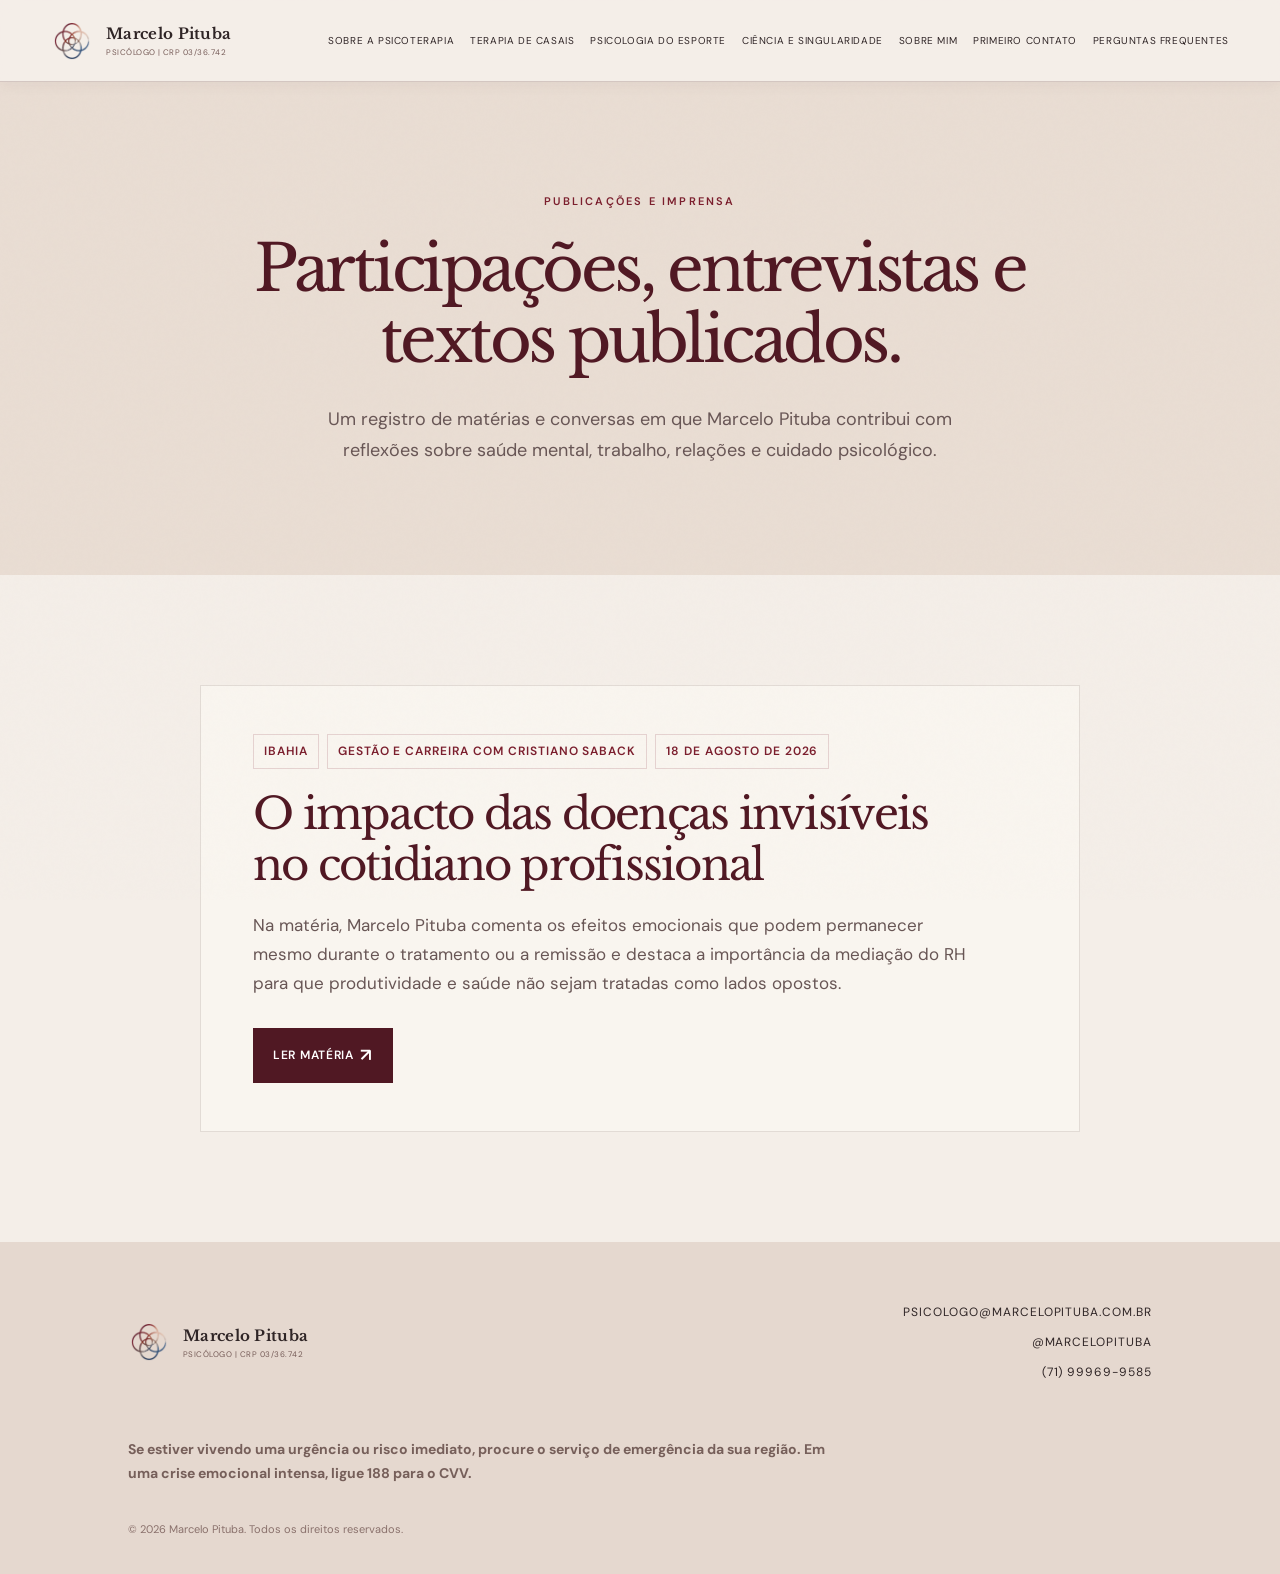
<file: publicacoes.html>
<!doctype html>
<html lang="pt-BR">
<head>
  <meta charset="utf-8">
  <meta name="viewport" content="width=device-width, initial-scale=1">
  <meta name="theme-color" content="#f4eee8">
  <meta name="author" content="Marcelo Pituba">
  <meta name="description" content="Publicações, entrevistas e participações de Marcelo Pituba na imprensa e em veículos especializados.">
  <meta property="og:type" content="website">
  <meta property="og:title" content="Publicações | Marcelo Pituba">
  <meta property="og:description" content="Publicações, entrevistas e participações de Marcelo Pituba na imprensa.">
  <meta property="og:image" content="https://marcelo-pituba-site.vercel.app/assets/og-image.jpg">
  <meta property="og:image:width" content="1200">
  <meta property="og:image:height" content="630">
  <meta property="og:url" content="https://marcelo-pituba-site.vercel.app/publicacoes.html">
  <meta property="og:locale" content="pt_BR">
  <meta name="twitter:card" content="summary_large_image">
  <link rel="canonical" href="https://marcelo-pituba-site.vercel.app/publicacoes.html">
  <title>Publicações | Marcelo Pituba</title>
  <link rel="icon" href="assets/logo-marcelo-transparente.png" type="image/png">
  <link rel="apple-touch-icon" href="assets/apple-touch-icon.png">
  <link rel="preconnect" href="https://fonts.googleapis.com">
  <link rel="preconnect" href="https://fonts.gstatic.com" crossorigin>
  <link href="https://fonts.googleapis.com/css2?family=DM+Sans:wght@400;500;600&family=Libre+Baskerville:wght@400;700&display=swap" rel="stylesheet">
  <link rel="stylesheet" href="styles.css">
</head>
<body>
  <div class="grain" aria-hidden="true"></div>
  <header class="site-header" id="inicio">
    <a class="brand" href="index.html#inicio" aria-label="Marcelo Pituba, página inicial">
      <span class="brand-mark client-logo" aria-hidden="true"><img src="assets/logo-marcelo-transparente.png" width="2048" height="2048" alt=""></span>
      <span><strong>Marcelo Pituba</strong><small>Psicólogo | CRP 03/36.742</small></span>
    </a>
    <nav class="desktop-nav" aria-label="Navegação principal">
          <a href="index.html#psicoterapia">Sobre a psicoterapia</a>
                <a href="index.html#casais">Terapia de casais</a>
                <a href="index.html#esporte">Psicologia do Esporte</a>
                <a href="index.html#abordagem">Ciência e singularidade</a>
          <a href="index.html#sobre">Sobre mim</a>
          <a href="index.html#contato">Primeiro contato</a>
          <a href="index.html#duvidas">Perguntas frequentes</a>
        </nav>
    <button class="menu-toggle" aria-label="Abrir menu" aria-expanded="false">☰</button>
  </header>
  <div class="mobile-nav" aria-hidden="true">
    <a href="index.html#psicoterapia">Sobre a psicoterapia</a><a href="index.html#casais">Terapia de casais</a><a href="index.html#esporte">Psicologia do Esporte</a><a href="index.html#abordagem">Ciência e singularidade</a><a href="index.html#sobre">Sobre mim</a><a href="index.html#contato">Primeiro contato</a><a href="index.html#duvidas">Perguntas frequentes</a>
  </div>

  <main>
    <section class="publications-hero section-pad">
      <p class="eyebrow">Publicações e imprensa</p>
      <h1>Participações, entrevistas e textos publicados.</h1>
      <p>Um registro de matérias e conversas em que Marcelo Pituba contribui com reflexões sobre saúde mental, trabalho, relações e cuidado psicológico.</p>
    </section>

    <section class="publications-list section-pad">
      <article class="publication-card">
        <p class="publication-meta"><span>iBahia</span><span>Gestão e Carreira com Cristiano Saback</span><span>18 de agosto de 2026</span></p>
        <h2>O impacto das doenças invisíveis no cotidiano profissional</h2>
        <p>Na matéria, Marcelo Pituba comenta os efeitos emocionais que podem permanecer mesmo durante o tratamento ou a remissão e destaca a importância da mediação do RH para que produtividade e saúde não sejam tratadas como lados opostos.</p>
        <a class="button button-dark" href="https://www.ibahia.com/colunistas/gestao-e-carreira-com-cristiano-saback/o-impacto-das-doencas-invisiveis-no-cotidiano-profissional-389629" target="_blank" rel="noreferrer">Ler matéria <span>↗</span></a>
      </article>
    </section>
  </main>
  <a class="whatsapp-float" href="https://wa.me/5571999699585" target="_blank" rel="noreferrer" aria-label="Conversar com Marcelo Pituba pelo WhatsApp">
    <span>WhatsApp</span><img src="assets/whatsapp.svg" width="24" height="24" alt="" aria-hidden="true">
  </a>
  <footer class="site-footer"><div class="brand"><span class="brand-mark client-logo" aria-hidden="true"><img src="assets/logo-marcelo-transparente.png" width="2048" height="2048" alt=""></span><span><strong>Marcelo Pituba</strong><small>Psicólogo | CRP 03/36.742</small></span></div><div class="footer-links"><a href="mailto:psicologo@marcelopituba.com.br">psicologo@marcelopituba.com.br</a><a href="https://www.instagram.com/marcelopituba" target="_blank" rel="noreferrer">@marcelopituba</a><a href="tel:+5571999699585">(71) 99969-9585</a></div><p class="emergency">Se estiver vivendo uma urgência ou risco imediato, procure o serviço de emergência da sua região. Em uma crise emocional intensa, ligue 188 para o CVV.</p><small class="copyright">© 2026 Marcelo Pituba. Todos os direitos reservados.</small></footer>
  <script src="script.js"></script>
</body>
</html>
</file>
<file: styles.css>
:root {
  --paper:#f4eee8;
  --paper-deep:#e9ddd3;
  --ink:#2f2526;
  --wine:#7b1e2d;
  --wine-dark:#501823;
  --blue:#1e3a57;
  --gold:#c8a145;
  --line:rgba(82,42,42,.2);
  --serif:'Libre Baskerville',Georgia,serif;
  --sans:'DM Sans',Arial,sans-serif;
}
* {
  box-sizing:border-box;
}
html {
  scroll-behavior:smooth;
}
body {
  margin:0;
  background:var(--paper);
  color:var(--ink);
  font:16px/1.7 var(--sans);
  overflow-x:hidden;
}
.grain {
  position:fixed;
  inset:0;
  z-index:10;
  pointer-events:none;
  opacity:.075;
  background-image:url("data:image/svg+xml,%3Csvg viewBox='0 0 180 180' xmlns='http://www.w3.org/2000/svg'%3E%3Cfilter id='n'%3E%3CfeTurbulence type='fractalNoise' baseFrequency='.9' numOctaves='3' stitchTiles='stitch'/%3E%3C/filter%3E%3Crect width='100%25' height='100%25' filter='url(%23n)' opacity='.22'/%3E%3C/svg%3E");
}
.site-header {
  height:76px;
  display:flex;
  align-items:center;
  justify-content:space-between;
  padding:0 5vw;
  border-bottom:1px solid var(--line);
  position:relative;
  z-index:20;
  background:rgba(244,238,232,.9);
  backdrop-filter:blur(10px);
}
.brand {
  display:flex;
  align-items:center;
  gap:11px;
  color:var(--ink);
  text-decoration:none;
}
.brand-mark {
  width:35px;
  height:35px;
  border:1px solid var(--gold);
  border-radius:50%;
  display:grid;
  place-items:center;
  font:24px/1 var(--serif);
  color:var(--wine);
}
.brand strong,.brand small {
  display:block;
  line-height:1.15;
}
.brand strong {
  font:700 14px var(--serif);
  letter-spacing:.02em;
}
.brand small {
  font-size:9px;
  letter-spacing:.1em;
  text-transform:uppercase;
  color:#765c58;
  margin-top:5px;
  white-space:nowrap;
}
.desktop-nav {
  display:flex;
  gap:30px;
  margin-left:auto;
  margin-right:0;
}
.desktop-nav a,.footer-links a {
  font-size:12px;
  letter-spacing:.08em;
  text-transform:uppercase;
  color:var(--ink);
  text-decoration:none;
}
.desktop-nav a {
  white-space:nowrap;
}
.desktop-nav a:hover,.footer-links a:hover {
  color:var(--wine);
}
.header-contact {
  font-size:13px;
  color:var(--wine);
  text-decoration:none;
  font-weight:600;
  border-bottom:1px solid var(--gold);
  padding-bottom:4px;
}
.header-contact span,.button span {
  font-size:18px;
  margin-left:6px;
}
.menu-toggle,.mobile-nav {
  display:none;
}
.section-pad {
  padding:110px 10vw;
}
.hero {
  min-height:calc(100dvh - 76px);
  display:grid;
  grid-template-columns:1.1fr .9fr;
  align-items:center;
  gap:9vw;
  padding-top:70px;
  padding-bottom:75px;
}
.eyebrow,.section-kicker {
  font-size:11px;
  letter-spacing:.2em;
  text-transform:uppercase;
  color:var(--wine);
  font-weight:600;
  margin:0 0 22px;
}
.hero h1 {
  font:400 clamp(43px,5.3vw,78px)/1.1 var(--serif);
  letter-spacing:-.055em;
  margin:0 0 25px;
  color:var(--wine-dark);
}
h1 em {
  font-style:italic;
  color:var(--blue);
}
.hero-lede {
  max-width:510px;
  font-size:17px;
  line-height:1.65;
  color:#5f4d4b;
  margin:0 0 30px;
}
.button {
  display:inline-flex;
  align-items:center;
  justify-content:center;
  min-height:50px;
  padding:12px 20px;
  text-decoration:none;
  font-size:12px;
  letter-spacing:.06em;
  text-transform:uppercase;
  font-weight:600;
  transition:transform .25s ease,background .25s ease;
}
.button:hover {
  transform:translateY(-2px);
}
.button-dark {
  background:var(--wine-dark);
  color:#fff;
}
.button-dark:hover {
  background:var(--wine);
}
.button-light {
  background:var(--paper);
  color:var(--wine-dark);
}
.intro {
  background:#ede3da;
}
.intro-grid {
  display:grid;
  grid-template-columns:1fr 1fr;
  gap:12vw;
  align-items:start;
}
.intro h2,.moments h2,.couples h2,.approach h2,.garden h2,.about h2,.contact-panel h2,.faq h2,.final-cta h2,.sport h2 {
  font:400 clamp(30px,4vw,55px)/1.18 var(--serif);
  letter-spacing:-.04em;
  color:var(--wine-dark);
  margin:0;
}
.body-copy {
  font-size:17px;
  color:#5f4d4b;
  max-width:520px;
}
.body-copy p {
  margin:0 0 22px;
}
.moments {
  background:var(--paper);
}
.moments-heading {
  max-width:650px;
  margin:0 auto 65px;
  text-align:center;
}
.moments-heading h2 {
  margin-bottom:20px;
}
.moments-heading>p:last-child {
  max-width:520px;
  margin:0 auto;
  color:#685655;
  font-size:17px;
}
.moment-list {
  display:grid;
  grid-template-columns:repeat(2,1fr);
  gap:0;
  border-top:1px solid var(--line);
}
.moment-list article {
  padding:28px 30px 15px 0;
  border-right:1px solid var(--line);
  margin-right:30px;
}
.moment-list article:last-child {
  border:0;
  margin:0;
}
.moment-list article:nth-child(2n) {
  border:0;
  margin-right:0;
}
.moment-list span,.contact-notes span {
  font:12px var(--sans);
  color:var(--gold);
  letter-spacing:.12em;
}
.moment-list h3 {
  font:400 22px/1.3 var(--serif);
  color:var(--wine-dark);
  margin:22px 0 13px;
}
.moment-list p {
  font-size:15px;
  color:#685655;
}
.approach {
  display:grid;
  grid-template-columns:1fr 1fr;
  gap:12vw;
  align-items:center;
  background:var(--blue);
  color:#eee7df;
}
.approach-copy h2 {
  color:#f5ede3;
  margin-bottom:25px;
}
.approach-copy .eyebrow {
  color:#dbc17a;
}
.approach-copy p:not(.eyebrow) {
  max-width:600px;
  color:#d7d5d1;
  margin:0 0 20px;
  font-size:17px;
}
.approach-portrait {
  height:calc(100% - 170px);
  min-height:520px;
  align-self:start;
  margin:0;
  overflow:hidden;
  border:1px solid rgba(235,215,170,.34);
}
.approach-portrait img {
  display:block;
  width:100%;
  height:100%;
  object-fit:cover;
  object-position:center top;
}
.garden {
  display:grid;
  grid-template-columns:1fr 1fr;
  gap:12vw;
  align-items:center;
  background:var(--paper-deep);
}
.garden-art {
  order:1;
}
.garden-copy {
  order:2;
}
.garden-copy {
  max-width:580px;
}
.garden-copy h2 {
  margin-bottom:26px;
}
.garden-copy p:not(.eyebrow) {
  color:#685655;
  margin:0 0 20px;
  font-size:17px;
}
.garden-art {
  height:430px;
  position:relative;
  background:#e0d1c6 url('assets/garden-art.png') center/cover no-repeat;
  overflow:hidden;
}
.garden-art p {
  position:absolute;
  left:28px;
  bottom:28px;
  margin:0;
  padding:14px 18px;
  background:rgba(244,238,232,.93);
  color:var(--wine-dark);
  font:italic 22px var(--serif);
    line-height:1.15;
    border:1px solid rgba(200,161,69,.45);
}
.about-body {
  display:grid;
  grid-template-columns:1fr 1fr;
  gap:12vw;
  align-items:center;
}
.about-portrait {
  margin:0;
  position:relative;
  align-self:start;
  height:calc(100% - 170px);
  min-height:520px;
  overflow:hidden;
}
.about-portrait img {
  display:block;
  width:100%;
  height:100%;
  object-fit:cover;
  object-position:center top;
  filter:saturate(.9) contrast(1.02);
}
.about-content {
  max-width:640px;
}
.about-content h2 {
  margin:0 0 27px;
  max-width:560px;
}
.about-content>p:not(.eyebrow) {
  margin:0 0 20px;
  font-size:17px;
  color:#655352;
}
.about-content .dropcap-first::first-letter {
  float:left;
  font:400 66px/.82 var(--serif);
  color:var(--wine);
  margin:8px 12px 0 0;
}
.hero-services {
  font-size:16px;
  font-weight:700;
  letter-spacing:.03em;
  color:var(--wine-dark);
  margin:0 0 10px;
}
.hero-note {
  max-width:520px;
  font-size:12px;
  line-height:1.55;
  color:#6d504c;
  margin:0 0 8px;
  font-style:italic;
  font-family:var(--serif);
}
.formation {
  border-top:0;
  margin:76px auto 0;
  padding-top:0;
  max-width:920px;
  text-align:center;
}
.formation h3 {
  font:400 clamp(30px,3.2vw,42px)/1.18 var(--serif);
  letter-spacing:-.035em;
  color:var(--wine-dark);
  margin:0 0 34px;
}
.formation ul {
  display:grid;
  grid-template-columns:repeat(2,minmax(0,1fr));
  gap:16px 22px;
  list-style:none;
  padding:0;
  margin:0 auto;
  text-align:left;
}
.formation li {
  min-height:92px;
  display:flex;
  align-items:flex-start;
  font-size:16px;
  line-height:1.5;
  color:#5f4d4b;
  padding:22px 24px 22px 42px;
  position:relative;
  border:1px solid rgba(109,80,76,.16);
  background:rgba(255,252,247,.42);
}
.formation li::before {
  content:"";
  position:absolute;
  left:22px;
  top:30px;
  width:7px;
  height:7px;
  border-radius:50%;
  background:var(--gold);
}
.first-contact {
  background:var(--wine-dark);
  color:#f4ece4;
  padding-top:90px;
  padding-bottom:75px;
}
.first-contact .eyebrow {
  color:#dfc274;
  margin-bottom:36px;
}
.first-contact-grid {
  display:grid;
  grid-template-columns:1fr 1fr;
  gap:12vw;
  align-items:start;
}
.first-contact > .button {
  margin-top:32px;
}
.contact-panel h2 {
  color:#f6ece2;
  margin-bottom:23px;
}
.contact-panel>p:not(.eyebrow) {
  color:#e2d5cf;
  max-width:500px;
  margin-bottom:29px;
  font-size:17px;
}
.contact-notes {
  border-left:1px solid rgba(245,223,180,.35);
  padding-left:42px;
}
.contact-notes>div {
  padding:0 0 25px;
  margin:0 0 25px;
  border-bottom:1px solid rgba(245,223,180,.25);
}
.contact-notes>div:last-child {
  border:0;
}
.contact-notes h3 {
  font:400 22px var(--serif);
  color:#f4e6d6;
  margin:7px 0;
}
.contact-notes p {
  font-size:15px;
  color:#d8cac1;
  margin:0;
  max-width:400px;
}
.faq {
  display:flex;
  flex-direction:column;
  align-items:center;
  background:#ede3da;
}
.faq-heading {
  text-align:center;
  max-width:650px;
  margin-bottom:52px;
}
.faq-heading h2 {
  margin-bottom:20px;
}
.faq-heading>p:last-child {
  color:#685655;
  font-size:17px;
}
.faq-list {
  width:100%;
  max-width:760px;
}
.faq-list details {
  border-top:1px solid var(--line);
  padding:18px 0;
}
.faq-list details:last-child {
  border-bottom:1px solid var(--line);
}
summary {
  list-style:none;
  cursor:pointer;
  font:400 22px var(--serif);
  color:var(--wine-dark);
  display:flex;
  justify-content:space-between;
  gap:20px;
}
summary::-webkit-details-marker {
  display:none;
}
summary:after {
  content:'+';
  color:var(--gold);
  font:25px var(--sans);
  display:inline-block;
  transition:transform .35s cubic-bezier(.16,1,.3,1);
}
details[open] summary:after {
  transform:rotate(45deg);
}
details p {
  max-width:680px;
  color:#685655;
  font-size:15px;
  margin:13px 35px 2px 0;
}
.publications-hero {
  min-height:420px;
  display:flex;
  flex-direction:column;
  justify-content:center;
  align-items:center;
  text-align:center;
  background:var(--paper-deep);
}
.publications-hero h1 {
  max-width:820px;
  margin:0;
  font:400 clamp(38px,5vw,68px)/1.12 var(--serif);
  letter-spacing:-.055em;
  color:var(--wine-dark);
}
.publications-hero>p:not(.eyebrow) {
  max-width:680px;
  margin:28px auto 0;
  color:#685655;
  font-size:18px;
}
.publications-list {
  background:var(--paper);
  display:flex;
  justify-content:center;
}
.publication-card {
  width:100%;
  max-width:880px;
  padding:48px 52px;
  border:1px solid rgba(109,80,76,.16);
  background:rgba(255,252,247,.46);
}
.publication-meta {
  display:flex;
  flex-wrap:wrap;
  gap:8px;
  margin:0 0 20px;
  color:var(--wine);
  font-size:12px;
  font-weight:600;
  letter-spacing:.08em;
  text-transform:uppercase;
}
.publication-meta span {
  padding:6px 10px;
  border:1px solid rgba(123,30,45,.16);
}
.publication-card h2 {
  max-width:720px;
  margin:0 0 20px;
  font:400 clamp(28px,3.4vw,44px)/1.18 var(--serif);
  letter-spacing:-.04em;
  color:var(--wine-dark);
}
.publication-card>p:not(.publication-meta) {
  max-width:720px;
  margin:0 0 30px;
  color:#685655;
  font-size:17px;
}
.final-cta {
  text-align:center;
  display:flex;
  align-items:center;
  flex-direction:column;
  background:var(--paper);
}
.final-ornament {
  width:70px;
  height:70px;
  border:1px solid var(--gold);
  border-radius:50%;
  display:grid;
  place-items:center;
  color:var(--wine);
  font:42px var(--serif);
  margin-bottom:30px;
}
.final-cta h2 {
  max-width:730px;
}
.final-cta>p:not(.eyebrow) {
  max-width:540px;
  color:#685655;
  margin:25px 0 30px;
  font-size:17px;
}
.site-footer {
  background:#e5d8cf;
  padding:60px 10vw 35px;
  display:grid;
  grid-template-columns:1fr 1fr;
  gap:35px;
  position:relative;
}
.footer-links {
  display:flex;
  flex-direction:column;
  gap:10px;
  align-items:flex-end;
}
.emergency {
  grid-column:1/-1;
  font-size:14px;
  font-weight:700;
  color:#765f5a;
  max-width:700px;
  margin:20px 0 0;
}
.copyright {
  grid-column:1/-1;
  color:#8a716c;
  font-size:11px;
}
.whatsapp-float {
  position:fixed;
  right:24px;
  bottom:22px;
  z-index:30;
  display:inline-flex;
  align-items:center;
  gap:12px;
  min-height:52px;
  padding:12px 16px 12px 19px;
  background:var(--wine-dark);
  color:#f8efe5;
  border:1px solid rgba(214,174,92,.8);
  box-shadow:0 14px 34px rgba(64,21,31,.28);
  text-decoration:none;
  font-size:11px;
  font-weight:600;
  letter-spacing:.09em;
  text-transform:uppercase;
  transition:transform .25s ease,background .25s ease;
}
.whatsapp-float:hover {
  background:var(--wine);
  transform:translateY(-3px);
}
.whatsapp-float:focus-visible {
  outline:3px solid var(--gold);
  outline-offset:3px;
}
.reveal {
  animation:rise .8s both;
}
.delay-1 {
  animation-delay:.15s;
}
@keyframes rise {
  from {
    opacity:0;
    transform:translateY(18px);
  }
  to {
    opacity:1;
    transform:none;
  }
}
@media (prefers-reduced-motion:reduce) {
  html {
    scroll-behavior:auto;
  }
  .reveal {
    animation:none;
  }
  .button {
    transition:none;
  }
  summary:after {
    transition:none;
  }
}
@media (max-width:800px) {
  .site-header {
    height:68px;
    padding:0 6vw;
  }
  .desktop-nav,.header-contact {
    display:none;
  }
  .menu-toggle {
    display:block;
    background:none;
    border:0;
    color:var(--wine);
    font-size:22px;
    cursor:pointer;
  }
  .mobile-nav {
    display:flex;
    position:fixed;
    top:68px;
    left:0;
    right:0;
    z-index:19;
    background:var(--paper);
    padding:18px 7vw;
    flex-direction:column;
    gap:13px;
    transform:translateY(-150%);
    transition:transform .3s ease;
    border-bottom:1px solid var(--line);
  }
  .mobile-nav.open {
    transform:none;
  }
  .mobile-nav a {
    color:var(--wine-dark);
    text-decoration:none;
    font:16px var(--serif);
  }
  .section-pad {
    padding:75px 7vw;
  }
  .hero,.intro-grid,.approach,.garden,.about,.first-contact-grid {
        grid-template-columns:1fr;
        gap:48px;
      }
  .hero {
    padding-top:55px;
  }
  .hero h1 {
    font-size:clamp(42px,12vw,62px);
  }
  .intro-grid {
    gap:20px;
  }
  .moment-list {
    grid-template-columns:1fr;
  }
  .moment-list article {
    border-right:0;
    border-bottom:1px solid var(--line);
    margin:0;
    padding-right:0;
    padding-bottom:25px;
    margin-bottom:25px;
  }
  .approach-portrait {
    height:300px;
    order:2;
  }
  .approach-copy {
    order:1;
  }
  .garden-art {
    height:350px;
    order:2;
  }
  .garden-copy {
    order:1;
  }
  .about {
    gap:35px;
  }
  .about-body {
    grid-template-columns:1fr;
    gap:35px;
  }
  .about-portrait {
    max-width:380px;
    min-height:480px;
    height:auto;
  }
  .about-portrait img {
    height:auto;
    aspect-ratio:2/3;
  }
  .formation {
    margin-top:56px;
  }
  .formation ul {
    grid-template-columns:1fr;
  }
  .formation li {
    min-height:0;
  }
  .first-contact-grid {
      gap:40px;
    }
  .contact-notes {
    border-left:0;
    border-top:1px solid rgba(245,223,180,.35);
    padding:36px 0 0;
  }
  .faq-heading {
      margin-bottom:40px;
    }
  .site-footer {
    grid-template-columns:1fr;
    padding:48px 7vw 28px;
  }
  .footer-links {
    align-items:flex-start;
  }
  .whatsapp-float {
    right:14px;
    bottom:max(14px,env(safe-area-inset-bottom));
    min-height:48px;
    padding:9px 10px 9px 14px;
    gap:9px;
  }
  .whatsapp-float b {
    width:26px;
    height:26px;
  }
  .emergency,.copyright {
    grid-column:auto;
  }
}
@media (max-width:1100px) and (min-width:801px) {
  .site-header {
    height:76px;
    padding:0 5vw;
  }
  .desktop-nav,.header-contact {
    display:none;
  }
  .menu-toggle {
    display:block;
    background:none;
    border:0;
    color:var(--wine);
    font-size:22px;
    cursor:pointer;
  }
  .mobile-nav {
    display:flex;
    position:fixed;
    top:76px;
    left:0;
    right:0;
    z-index:19;
    background:var(--paper);
    padding:18px 7vw;
    flex-direction:column;
    gap:13px;
    transform:translateY(-150%);
    transition:transform .3s ease;
    border-bottom:1px solid var(--line);
  }
  .mobile-nav.open {
    transform:none;
  }
  .mobile-nav a {
    color:var(--wine-dark);
    text-decoration:none;
    font:16px var(--serif);
  }
}
.brand-mark {
  border:0;
  border-radius:0;
  background:none;
  overflow:hidden;
  display:grid;
  place-items:center;
}
.brand-mark img {
  display:block;
  width:100%;
  height:100%;
  object-fit:contain;
}
.hero {
  display:block;
  position:relative;
  min-height:calc(100dvh - 76px);
  padding-top:70px;
  padding-bottom:75px;
  background:#f4eee8 url('assets/marcelo-hero.jpg') center/cover no-repeat;
}
.hero-cutout {
  display:none;
}
.hero-copy {
  max-width:min(52%,590px);
  margin-left:0;
}
.hero h1 {
  font-size:clamp(43px,5vw,74px);
}
.hero-lede {
  max-width:500px;
}
.final-ornament {
  border:0;
  border-radius:0;
  background:none;
  overflow:hidden;
}
.final-ornament img {
  width:100%;
  height:100%;
  object-fit:contain;
  display:block;
}
@media (max-width:800px) {
  .hero {
    min-height:650px;
    padding-top:65px;
    padding-bottom:55px;
    background-image:linear-gradient(90deg,rgba(244,238,232,.93),rgba(244,238,232,.72)),url('assets/marcelo-hero.jpg');
    background-position:center;
    background-size:cover;
  }
  .hero-copy {
    max-width:100%;
    margin-left:0;
  }
  .hero h1 {
    font-size:clamp(42px,12vw,62px);
  }
  .brand-mark {
    width:35px;
    height:35px;
  }
  .final-ornament {
    width:70px;
    height:70px;
  }
}
.hero-actions {
  display:flex;
  align-items:center;
  gap:14px;
  flex-wrap:wrap;
}
.hero-publications {
  display:inline-flex;
  align-items:center;
  justify-content:center;
  min-height:52px;
  padding:12px 18px;
  border:1px solid rgba(80,24,35,.32);
  color:var(--wine-dark);
  background:rgba(244,238,232,.58);
  text-decoration:none;
  font-size:11px;
  font-weight:600;
  letter-spacing:.08em;
  text-transform:uppercase;
  transition:transform .25s ease,background .25s ease,border-color .25s ease;
}
.hero-publications span {
  margin-left:6px;
  font-size:16px;
}
.hero-publications:hover {
  transform:translateY(-2px);
  border-color:rgba(80,24,35,.52);
  background:rgba(255,252,247,.72);
}
.whatsapp-cta {
  display:inline-flex;
  align-items:center;
  justify-content:space-between;
  gap:24px;
  min-width:230px;
  min-height:54px;
  padding:12px 16px 12px 20px;
  background:var(--wine-dark);
  border:1px solid rgba(214,174,92,.82);
  box-shadow:0 12px 24px rgba(64,21,31,.2);
  color:#f8efe5;
  font-size:12px;
  font-weight:600;
  letter-spacing:.12em;
  text-decoration:none;
  text-transform:uppercase;
  transition:transform .28s ease,background .28s ease,box-shadow .28s ease;
}
.whatsapp-cta img,.whatsapp-float img {
  width:23px;
  height:23px;
  filter:brightness(0) invert(1);
}
.whatsapp-cta:hover {
  background:var(--wine);
  box-shadow:0 16px 28px rgba(64,21,31,.28);
  transform:translateY(-2px);
}
.whatsapp-cta:active {
  transform:translateY(0);
}
.whatsapp-cta:focus-visible {
  outline:3px solid var(--gold);
  outline-offset:3px;
}
.hero-whatsapp {
  margin-top:8px;
}
.whatsapp-float {
  opacity:0;
  visibility:hidden;
  pointer-events:none;
  transform:translateY(14px);
  transition:opacity .38s cubic-bezier(.16,1,.3,1),transform .38s cubic-bezier(.16,1,.3,1),visibility 0s linear .38s;
}
.whatsapp-float.is-visible {
  opacity:1;
  visibility:visible;
  pointer-events:auto;
  transform:none;
  transition-delay:0s;
}
@media (max-width:800px) {
  .hero-whatsapp {
    min-width:210px;
  }
  .hero-actions {
    gap:10px;
  }
  .hero-actions .hero-whatsapp {
    min-width:0;
    width:auto;
    flex:0 0 auto;
  }
  .hero-actions .hero-publications {
    min-height:50px;
    padding-inline:14px;
  }
  .whatsapp-float {
    right:14px;
    bottom:max(14px,env(safe-area-inset-bottom));
    min-height:48px;
    padding:9px 13px 9px 15px;
    min-width:0;
    gap:13px;
  }
  .whatsapp-float img {
    width:21px;
    height:21px;
  }
}
@media (prefers-reduced-motion:reduce) {
  .whatsapp-cta,.whatsapp-float {
    transition:none;
  }
}
/* Refinos do hero: a arte aprovada permanece sem filtros ou camadas extras. */
@media (min-width:1101px) {
  .site-header {
    height:82px;
    padding-inline:5.5vw;
  }
  .brand {
    gap:13px;
  }
  .brand-mark {
    width:42px;
    height:42px;
  }
  .brand strong {
    font-size:15px;
  }
  .brand small {
    font-size:10px;
  }
  .desktop-nav {
    gap:26px;
  }
  .desktop-nav a {
    font-size:11px;
    letter-spacing:.075em;
  }
  .hero {
      min-height:calc(100dvh - 82px);
            display:flex;
            align-items:center;
            padding-top:36px;
            padding-bottom:40px;
            background-position:center;
          }
          .hero-copy {
            max-width:560px;
            margin-left:0;
          }
          .hero h1 {
            font-size:clamp(40px,4.2vw,62px);
            line-height:1.05;
            margin-bottom:22px;
          }
          .hero-lede {
            max-width:460px;
            font-size:15px;
            line-height:1.55;
            margin-bottom:20px;
          }
    .hero-whatsapp {
        min-width:260px;
        min-height:56px;
        padding:12px 16px 12px 20px;
        margin-top:2px;
      }
      .hero-cutout {
                          display:block;
                          position:absolute;
                          left:56vw;
                          top:50%;
                          transform:translateY(-50%);
                          height:min(80vh,640px);
                          width:auto;
                          pointer-events:none;
                          z-index:1;
                        }
  .hero-whatsapp span {
    font-size:14px;
    letter-spacing:.15em;
  }
  .hero-whatsapp img {
      width:28px;
      height:28px;
    }
  }
  /* Escala de exibição alta (150%): compacta o header em larguras intermediárias. */
@media (min-width:1101px) and (max-width:1450px) {
  .site-header {
    padding-inline:4vw;
  }
  .brand small {
    font-size:8px;
    letter-spacing:.06em;
  }
  .desktop-nav {
    gap:16px;
  }
  .desktop-nav a {
    font-size:10px;
    letter-spacing:.06em;
  }
}
/* Escala de exibição alta (150%+): compacta o hero em viewports baixos. */
  @media (min-width:1101px) and (max-height:780px) {
    .hero {
      padding-top:26px;
      padding-bottom:30px;
    }
    .hero h1 {
      font-size:clamp(36px,3.8vw,54px);
      margin-bottom:18px;
    }
    .hero-services {
      font-size:14px;
      margin-bottom:8px;
    }
    .hero-lede {
      font-size:14px;
      line-height:1.5;
      margin-bottom:16px;
    }
    .hero-note {
      font-size:11px;
      line-height:1.5;
      margin-bottom:6px;
    }
    .hero-cutout {
      height:min(74vh,500px);
    }
  }
  @media (max-width:1100px) and (min-width:801px) {
  .hero-copy {
    margin-left:0;
    max-width:500px;
  }
  .hero h1 {
    font-size:clamp(48px,5.8vw,62px);
  }
  .hero-whatsapp {
    min-width:245px;
    min-height:57px;
  }
}
@media (max-width:800px) {
  .hero-whatsapp {
    min-height:56px;
    margin-top:4px;
  }
  .publications-hero {
    min-height:auto;
    align-items:flex-start;
    text-align:left;
  }
  .publications-hero h1 {
    font-size:clamp(34px,10vw,52px);
  }
  .publication-card {
    padding:32px 24px;
  }
}
/* Escala de exibição alta (150%+): compacta o layout inteiro em viewports baixos. */
@media (min-width:801px) and (max-height:820px) {
  .section-pad {
    padding:70px 10vw;
  }
  .intro h2,.moments h2,.couples h2,.approach h2,.garden h2,.about h2,.contact-panel h2,.faq h2,.final-cta h2,.sport h2 {
    font-size:clamp(26px,3.4vw,44px);
  }
  .moments-heading {
    margin-bottom:40px;
  }
  .moment-list article {
    padding:22px 26px 12px 0;
  }
  .approach h2 {
    font-size:clamp(24px,3vw,38px);
  }
  .approach-copy p:not(.eyebrow) {
    font-size:15px;
    line-height:1.58;
    margin-bottom:16px;
  }
  .approach-portrait {
    height:calc(100% - 170px);
    min-height:540px;
  }
  .garden-art {
    height:350px;
  }
  .about-portrait {
    height:calc(100% - 170px);
    min-height:620px;
  }
  .body-copy {
    font-size:16px;
  }
  .faq-list details {
    padding:14px 0;
  }
  .contact-notes>div {
    padding:0 0 18px;
    margin:0 0 18px;
  }
}
@media (min-width:801px) and (max-height:680px) {
  .section-pad {
    padding:48px 10vw;
  }
  .moments-heading {
    margin-bottom:28px;
  }
  .approach-portrait {
    height:calc(100% - 150px);
    min-height:480px;
  }
  .about-portrait {
    height:calc(100% - 150px);
    min-height:520px;
  }
  .garden-art {
    height:290px;
  }
  .moment-list article {
    padding:16px 20px 10px 0;
  }
}
/* Cabeçalho persistente: mantém a mesma posição visual inicial e protege âncoras. */
body {
  padding-top:76px;
}
.site-header {
  position:fixed;
  inset:0 0 auto;
  width:100%;
  box-shadow:0 3px 14px rgba(82,42,42,.05);
}
section[id] {
  scroll-margin-top:94px;
}
@media (min-width:1101px) {
  body {
    padding-top:82px;
  }
}
@media (max-width:800px) {
  body {
    padding-top:68px;
  }
  section[id] {
    scroll-margin-top:82px;
  }
}
/* A marca tem traços finos nas bordas: nunca recortar o desenho em tamanhos reduzidos. */
.brand-mark,.final-ornament {
  overflow:visible;
  padding:2px;
}
.brand-mark img,.final-ornament img {
  width:100%;
  height:100%;
  object-fit:contain;
  object-position:center;
}
/* Nova marca fornecida pelo cliente: o arquivo permanece íntegro; só o espaço vazio é enquadrado na interface. */
.client-logo {
  overflow:hidden;
  padding:0;
  background:transparent;
}
.client-logo img {
  transform:scale(1.45);
  transform-origin:center;
}
.couples {
  background:#e9ddd3;
}
.couples h2 {
  color:var(--wine-dark);
  margin:0;
}
.hero-credential {
  display:flex;
  align-items:center;
  gap:9px;
  margin:-9px 0 24px;
  color:#6d504c;
  font-size:11px;
  font-weight:600;
  letter-spacing:.1em;
  line-height:1.35;
  text-transform:uppercase;
}
.hero-credential::before {
  content:"";
  width:20px;
  height:1px;
  background:var(--gold);
  flex:none;
}
@media (max-width:800px) {
  .hero-credential {
    margin:-7px 0 22px;
    font-size:10px;
    letter-spacing:.085em;
  }
  .hero-credential::before {
    width:16px;
      }
    }
    /* Regra de composição: toda grade de duas colunas compartilha a mesma linha de início. */
    .intro-grid,.approach,.garden,.about,.about-body,.first-contact {
      align-items:start;
    }
    .approach {
      align-items:stretch;
    }
    .approach-copy {
      min-height:400px;
    }
.garden-copy {
  min-height:430px;
}
@media (max-width:800px) {
  .approach-copy,.garden-copy {
    min-height:0;
  }
}
/* Revelação única e discreta: guia a leitura sem criar movimento contínuo. */
@media (prefers-reduced-motion:no-preference) {
  .js-motion .section-pad:not(.hero) {
    opacity:0;
    transform:translateY(16px);
    transition:opacity .65s cubic-bezier(.16,1,.3,1),transform .65s cubic-bezier(.16,1,.3,1);
  }
  .js-motion .section-pad:not(.hero).visible {
    opacity:1;
    transform:none;
  }
}
/* Acessibilidade: foco visível em qualquer elemento interativo. */
a:focus-visible,summary:focus-visible,button:focus-visible {
  outline:3px solid var(--gold);
  outline-offset:3px;
  border-radius:2px;
}
::selection {
  background:var(--wine-dark);
  color:#f8efe5;
}
/* Transparência reduzida: header com fundo sólido, sem blur. */
@media (prefers-reduced-transparency:reduce) {
  .site-header {
    background:var(--paper);
    backdrop-filter:none;
  }
}
</file>
